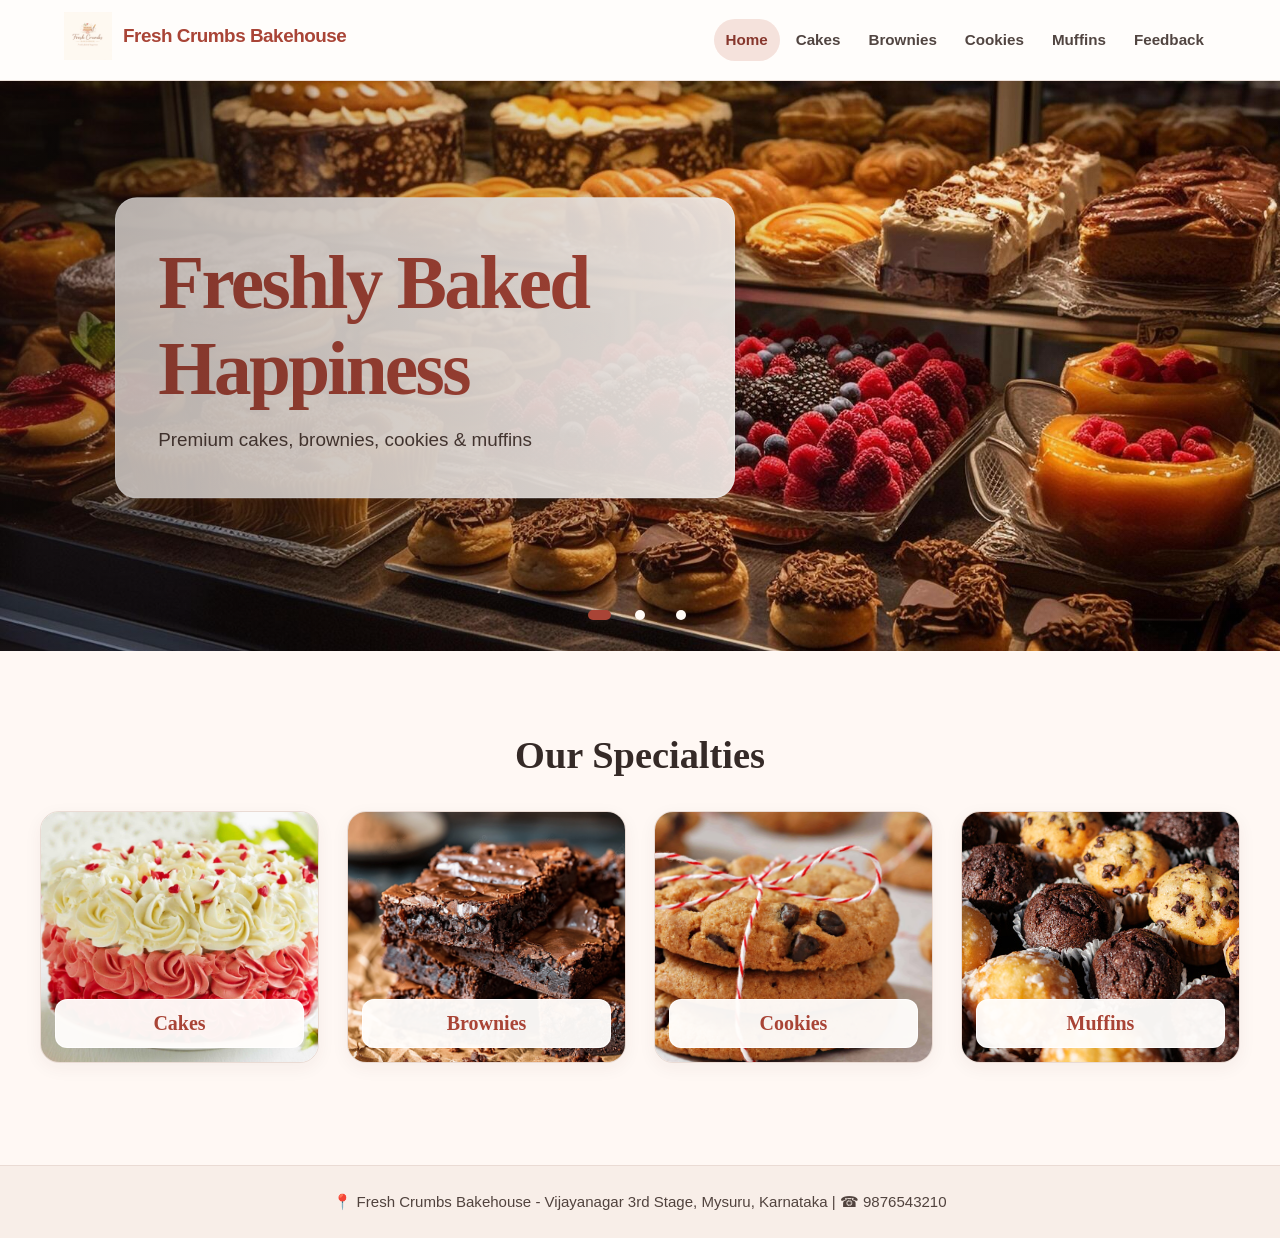
<file: index.html>
<!DOCTYPE html>
<html lang="en">
<head>
    <meta charset="UTF-8">
    <title>Fresh Crumbs Bakehouse</title>
    <link rel="stylesheet" href="style.css">
    <meta name="viewport" content="width=device-width, initial-scale=1.0">
    
</head>

<body>
    <a class="skip-link" href="#main-content">Skip to content</a>

    <!-- Header -->
    <header>
        <div class="logo">
            <a href="index.html">
                <img src="Images/Logo.png" alt="Fresh Crumbs Bakehouse Logo">
                <span class="logo-text">Fresh Crumbs Bakehouse</span>
            </a>
        </div>

        <nav aria-label="Main navigation">
            <a href="index.html" aria-current="page">Home</a>
            <a href="cakes.html">Cakes</a>
            <a href="brownies.html">Brownies</a>
            <a href="cookies.html">Cookies</a>
            <a href="muffins.html">Muffins</a>
            <a href="feedback.html">Feedback</a>

        </nav>
    </header>

    <!-- Hero Section -->
    <main id="main-content">
    <section class="hero home-hero" aria-label="Featured bakery offerings" aria-roledescription="carousel">

  <div class="hero-slide active" role="group" aria-roledescription="slide" aria-label="1 of 3" aria-hidden="false">
    <img src="bakehouse.jpg" alt="Freshly prepared treats at the bakery">
    <div class="hero-text">
      <h1>Freshly Baked Happiness</h1>
      <p>Premium cakes, brownies, cookies & muffins</p>
    </div>
  </div>

  <div class="hero-slide" role="group" aria-roledescription="slide" aria-label="2 of 3" aria-hidden="true">
    <img src="ban3.jpg" alt="Cupcakes decorated for a celebration">
    <div class="hero-text">
      <h1>Moments Made Sweeter</h1>
      <p>Birthdays • Celebrations • Custom Orders</p>
    </div>
  </div>

  <div class="hero-slide" role="group" aria-roledescription="slide" aria-label="3 of 3" aria-hidden="true">
    <img src="cake-stand-with-chocolate-cherry-cake-cupcakes-web.jpg" alt="Cakes and cupcakes on a decorated stand">
    <div class="hero-text">
      <h1>Every Bite Matters</h1>
      <p>Egg & Eggless Options Available</p>
    </div>
  </div>
<div class="hero-controls">
  <div class="hero-dots" role="group" aria-label="Choose a featured slide">
    <button class="dot active" type="button" aria-label="Show slide 1" aria-pressed="true" data-slide="0"></button>
    <button class="dot" type="button" aria-label="Show slide 2" aria-pressed="false" data-slide="1"></button>
    <button class="dot" type="button" aria-label="Show slide 3" aria-pressed="false" data-slide="2"></button>
  </div>
</div>

</section>


    <!-- Categories Section -->
    <section class="categories">
        <h2>Our Specialties</h2>

        <div class="category-grid">

            <div class="category-card">
                <a href="cakes.html">
                    <img src="cake head.jpg" alt="Decorated cakes" loading="lazy">
                    <h3>Cakes</h3>
                </a>
            </div>

            <div class="category-card">
                <a href="brownies.html">
                    <img src="brownie head.jpg" alt="Freshly baked brownies" loading="lazy">
                    <h3>Brownies</h3>
                </a>
            </div>

            <div class="category-card">
                <a href="cookies.html">
                    <img src="cookies head.jpg" alt="Assorted cookies" loading="lazy">
                    <h3>Cookies</h3>
                </a>
            </div>

            <div class="category-card">
                <a href="muffins.html">
                    <img src="muffin head.jpg" alt="Fresh muffins" loading="lazy">
                    <h3>Muffins</h3>
                </a>
            </div>

        </div>
    </section>
    </main>

    <!-- Footer -->
    <footer>
        <p>
            📍 Fresh Crumbs Bakehouse - Vijayanagar 3rd Stage, Mysuru, Karnataka |
            ☎ 9876543210
        </p>
    </footer>

   <script>
let currentSlide = 0;
const slides = [...document.querySelectorAll('.hero-slide')];
const dots = [...document.querySelectorAll('.dot')];
let slideshowTimer;

function showSlide(index) {
  if (index < 0 || index >= slides.length) return;
  slides.forEach((slide, slideIndex) => {
    const active = slideIndex === index;
    slide.classList.toggle('active', active);
    slide.setAttribute('aria-hidden', String(!active));
  });
  dots.forEach((dot, dotIndex) => {
    const active = dotIndex === index;
    dot.classList.toggle('active', active);
    dot.setAttribute('aria-pressed', String(active));
  });
  currentSlide = index;
}

function nextSlide() {
  showSlide((currentSlide + 1) % slides.length);
}

function startSlideshow() {
  window.clearInterval(slideshowTimer);
  if (slides.length > 1) slideshowTimer = window.setInterval(nextSlide, 4000);
}

dots.forEach((dot, index) => dot.addEventListener('click', () => {
  showSlide(index);
  startSlideshow();
}));
startSlideshow();
</script>

</body>
</html>
</file>
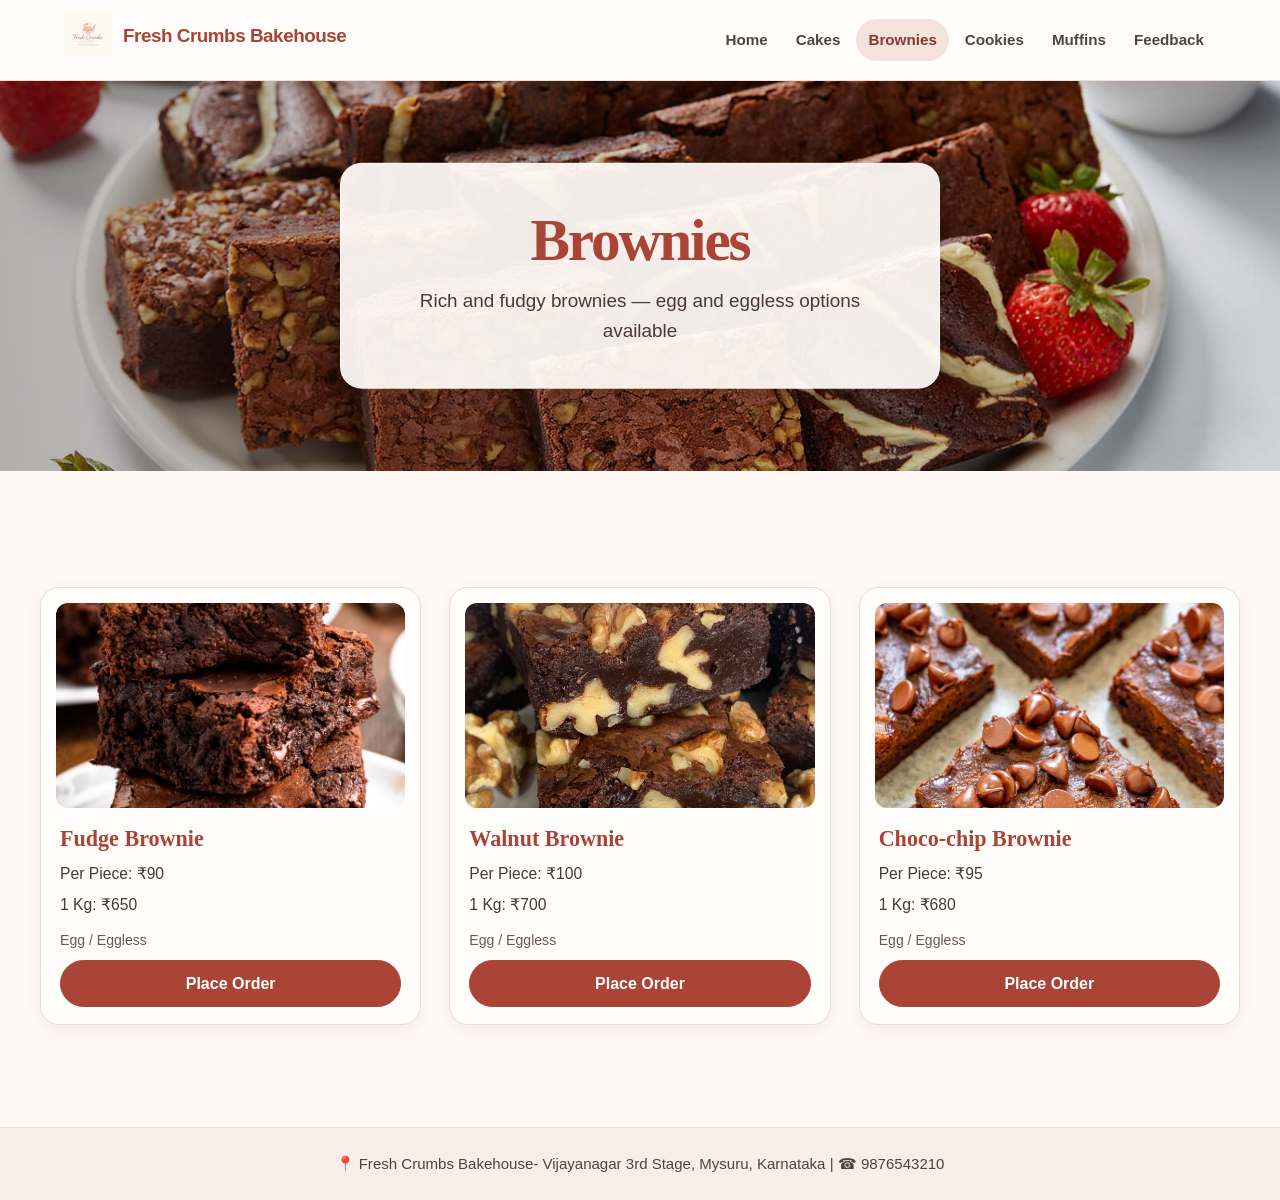
<file: brownies.html>
<!DOCTYPE html>
<html lang="en">
<head>
  <meta charset="UTF-8">
  <title>Brownies | Fresh Crumbs Bakehouse</title>
  <link rel="stylesheet" href="style.css">
  <meta name="viewport" content="width=device-width, initial-scale=1.0">

</head>
<body>
<a class="skip-link" href="#main-content">Skip to content</a>

<header>
   <div class="logo">
    <a href="index.html">
      <img src="Images/Logo.png" alt="Fresh Crumbs Bakehouse Logo">
      <span class="logo-text">Fresh Crumbs Bakehouse</span>
    </a>
</div>
  <nav aria-label="Main navigation"><a href="index.html">Home</a><a href="cakes.html">Cakes</a><a href="brownies.html" aria-current="page">Brownies</a><a href="cookies.html">Cookies</a><a href="muffins.html">Muffins</a><a href="feedback.html">Feedback</a></nav>
</header>

<main id="main-content">
<section class="hero">
  <img src="bowniee.jpg" alt="Brownies Banner">
  <div class="hero-text">
    <h1>Brownies</h1>
    <p>Rich and fudgy brownies — egg and eggless options available</p>
  </div>
</section>

<section class="product-page">
  <div class="product-grid">

    <div class="product-card">
      <img src="fudgy brownie.jpg" alt="Fudge Brownie" loading="lazy">
      <h3>Fudge Brownie</h3>
      <p>Per Piece: ₹90</p>
      <p>1 Kg: ₹650</p>
      <p>Egg / Eggless</p>
      <a href="order.html?product=Fudge Brownie" class="order-btn">Place Order</a>
    </div>

    <div class="product-card">
      <img src="walnut brownie.jpg" alt="Walnut Brownie" loading="lazy">
      <h3>Walnut Brownie</h3>
      <p>Per Piece: ₹100</p>
      <p>1 Kg: ₹700</p>
      <p>Egg / Eggless</p>
      <a href="order.html?product=Walnut Brownie" class="order-btn">Place Order</a>
    </div>

    <div class="product-card">
      <img src="choco chip.jpg" alt="Choco Chip Brownie" loading="lazy">
      <h3>Choco-chip Brownie</h3>
      <p>Per Piece: ₹95</p>
      <p>1 Kg: ₹680</p>
      <p>Egg / Eggless</p>
      <a href="order.html?product=Choco-chip Brownie" class="order-btn">Place Order</a>
    </div>

  </div>
</section>
</main>

<footer>
  <p>📍 Fresh Crumbs Bakehouse- Vijayanagar 3rd Stage, Mysuru, Karnataka  | ☎ 9876543210</p>
</footer>
</body>
</html>
</file>
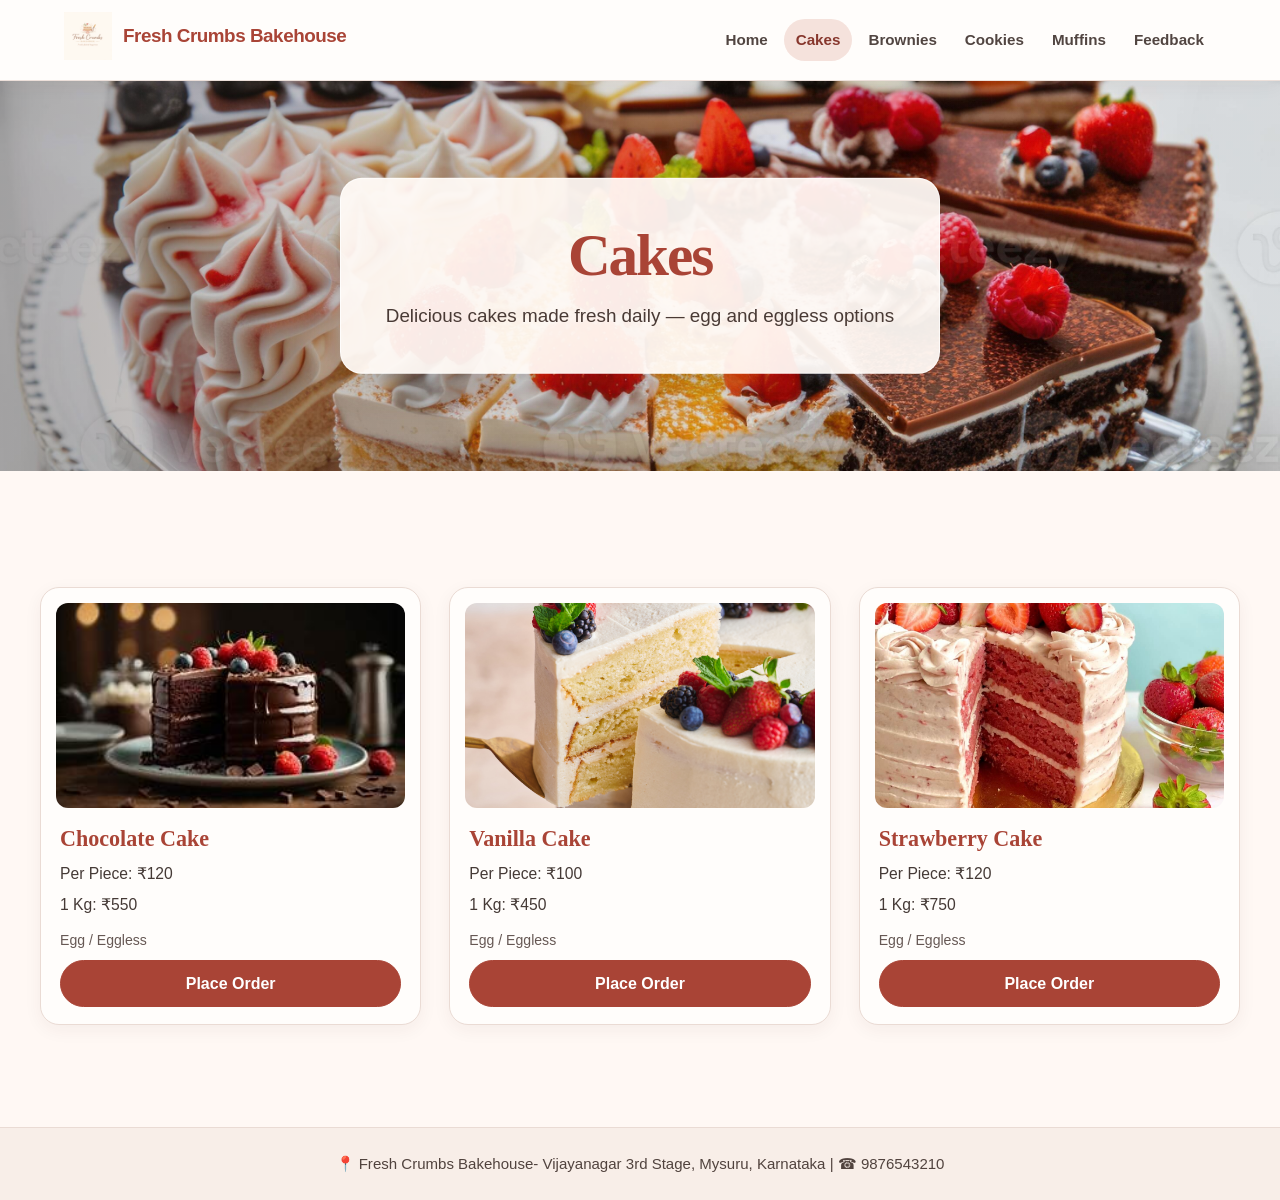
<file: cakes.html>
<!DOCTYPE html>
<html lang="en">
<head>
  <meta charset="UTF-8">
  <title>Cakes | Fresh Crumbs Bakehouse</title>
  <link rel="stylesheet" href="style.css">
  <meta name="viewport" content="width=device-width, initial-scale=1.0">

</head>
<body>
<a class="skip-link" href="#main-content">Skip to content</a>

<header>
  <div class="logo">
    <a href="index.html">
      <img src="Images/Logo.png" alt="Fresh Crumbs Bakehouse Logo">
      <span class="logo-text">Fresh Crumbs Bakehouse</span>
    </a>
</div>

  <nav aria-label="Main navigation"><a href="index.html">Home</a><a href="cakes.html" aria-current="page">Cakes</a><a href="brownies.html">Brownies</a><a href="cookies.html">Cookies</a><a href="muffins.html">Muffins</a><a href="feedback.html">Feedback</a></nav>
</header>

<main id="main-content">
<section class="hero">
  <img src="cakes2.jpg" alt="Cakes Banner">
  <div class="hero-text">
    <h1>Cakes</h1>
    <p>Delicious cakes made fresh daily — egg and eggless options</p>
  </div>
</section>

<section class="product-page">
  <div class="product-grid">

    <div class="product-card">
      <img src="chocolate cake.jpg" alt="Chocolate Cake" loading="lazy">
      <h3>Chocolate Cake</h3>
      <p>Per Piece: ₹120</p>
      <p>1 Kg: ₹550</p>
      <p>Egg / Eggless</p>
      <a href="order.html?product=Chocolate Cake" class="order-btn">Place Order</a>
    </div>

    <div class="product-card">
      <img src="vanilla.jpg" alt="Vanilla Cake" loading="lazy">
      <h3>Vanilla Cake</h3>
      <p>Per Piece: ₹100</p>
      <p>1 Kg: ₹450</p>
      <p>Egg / Eggless</p>
      <a href="order.html?product=Vanilla Cake" class="order-btn">Place Order</a>
    </div>

    <div class="product-card">
      <img src="strawberry.jpg" alt="Strawberry Cake" loading="lazy">
      <h3>Strawberry Cake</h3>
      <p>Per Piece: ₹120</p>
      <p>1 Kg: ₹750</p>
      <p>Egg / Eggless</p>
      <a href="order.html?product=Strawberry Cake" class="order-btn">Place Order</a>
    </div>

  </div>
</section>
</main>

<footer>
  <p>📍 Fresh Crumbs Bakehouse- Vijayanagar 3rd Stage, Mysuru, Karnataka  | ☎ 9876543210</p>
</footer>
</body>
</html>
</file>
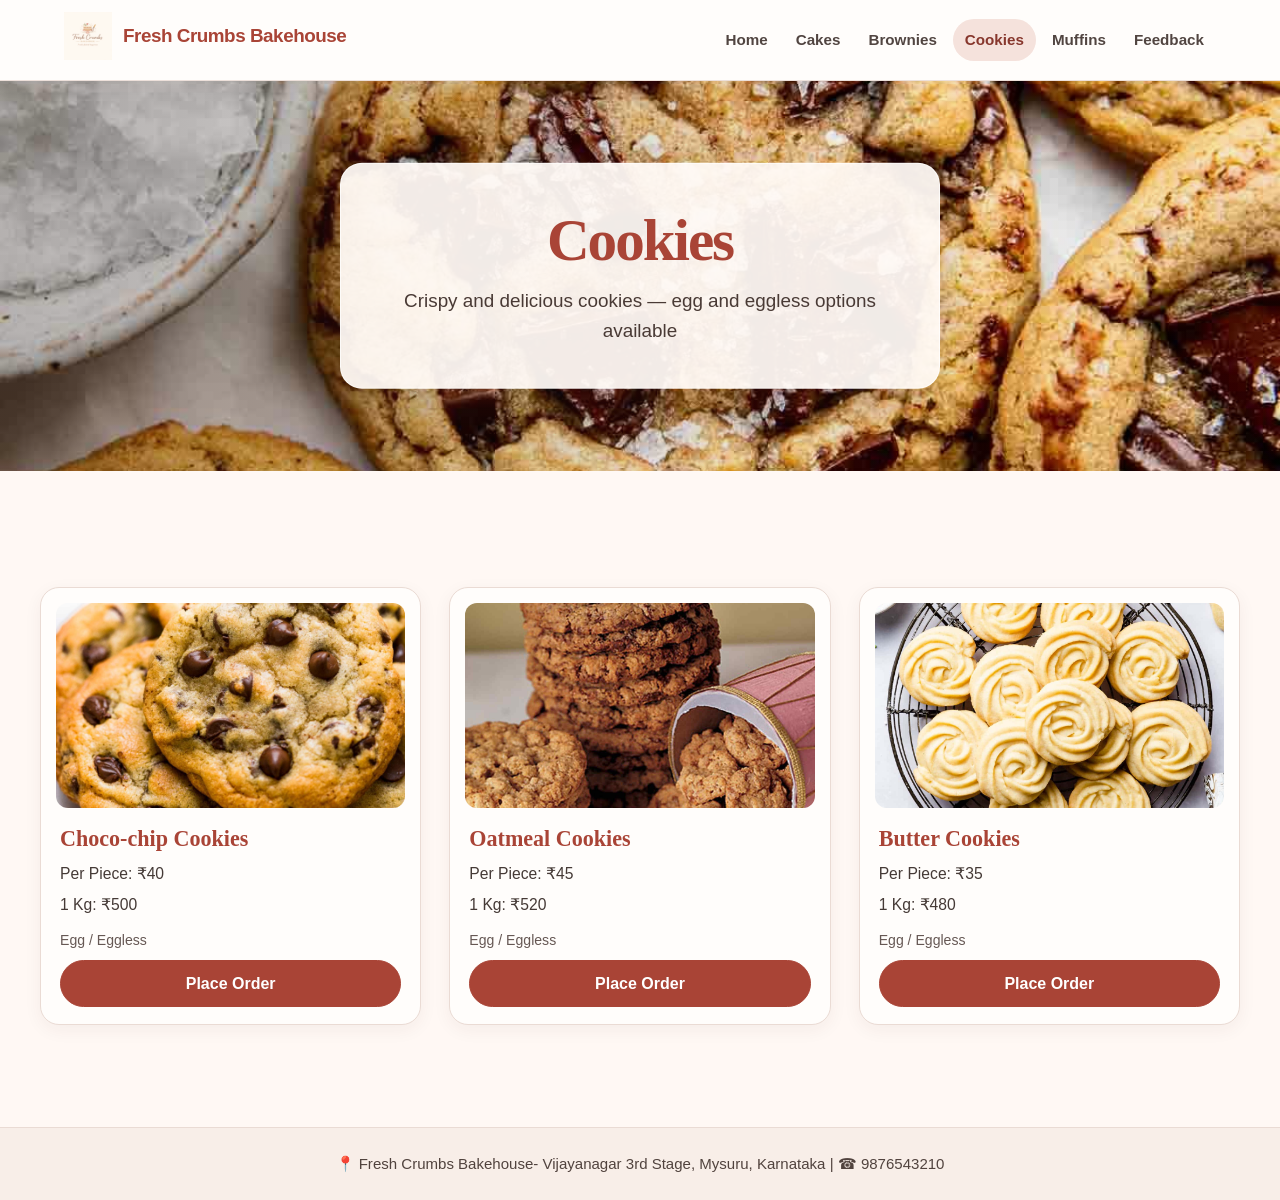
<file: cookies.html>
<!DOCTYPE html>
<html lang="en">
<head>
  <meta charset="UTF-8">
  <title>Cookies | Fresh Crumbs Bakehouse</title>
  <link rel="stylesheet" href="style.css">
  <meta name="viewport" content="width=device-width, initial-scale=1.0">

</head>
<body>
<a class="skip-link" href="#main-content">Skip to content</a>

<header>
   <div class="logo">
    <a href="index.html">
      <img src="Images/Logo.png" alt="Fresh Crumbs Bakehouse Logo">
      <span class="logo-text">Fresh Crumbs Bakehouse</span>
    </a>
  </div>

  <nav aria-label="Main navigation">
    <a href="index.html">Home</a><a href="cakes.html">Cakes</a><a href="brownies.html">Brownies</a><a href="cookies.html" aria-current="page">Cookies</a><a href="muffins.html">Muffins</a><a href="feedback.html">Feedback</a></nav>
</header>

<main id="main-content">
<section class="hero">
  <img src="cooookieee.jpg" alt="Cookies Banner">
  <div class="hero-text">
    <h1>Cookies</h1>
    <p>Crispy and delicious cookies — egg and eggless options available</p>
  </div>
</section>

<section class="product-page">
  <div class="product-grid">

    <div class="product-card">
      <img src="choco cookies.jpg" alt="Choco Chip Cookies" loading="lazy">
      <h3>Choco-chip Cookies</h3>
      <p>Per Piece: ₹40</p>
      <p>1 Kg: ₹500</p>
      <p>Egg / Eggless</p>
      <a href="order.html?product=Choco-chip Cookies" class="order-btn">Place Order</a>
    </div>

    <div class="product-card">
      <img src="oat meal.jpg" alt="Oatmeal Cookies" loading="lazy">
      <h3>Oatmeal Cookies</h3>
      <p>Per Piece: ₹45</p>
      <p>1 Kg: ₹520</p>
      <p>Egg / Eggless</p>
      <a href="order.html?product=Oatmeal Cookies" class="order-btn">Place Order</a>
    </div>

    <div class="product-card">
      <img src="butter cookies.jpg" alt="Butter Cookies" loading="lazy">
      <h3>Butter Cookies</h3>
      <p>Per Piece: ₹35</p>
      <p>1 Kg: ₹480</p>
      <p>Egg / Eggless</p>
      <a href="order.html?product=Butter Cookies" class="order-btn">Place Order</a>
    </div>

  </div>
</section>
</main>

<footer>
  <p>📍 Fresh Crumbs Bakehouse- Vijayanagar 3rd Stage, Mysuru, Karnataka  | ☎ 9876543210</p>
</footer>
</body>
</html>
</file>
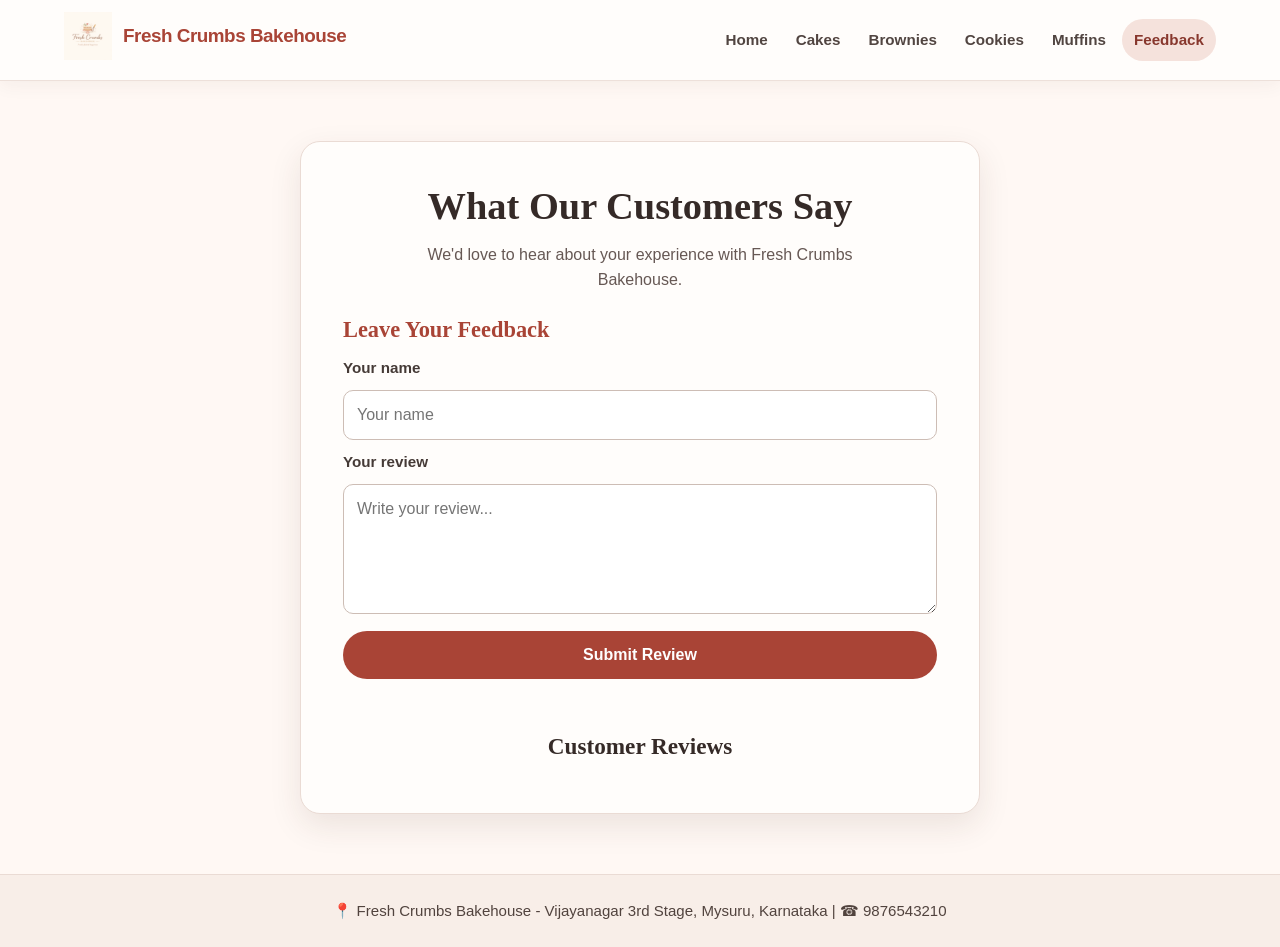
<file: feedback.html>
<!DOCTYPE html>
<html lang="en">
<head>
  <meta charset="UTF-8">
  <meta name="viewport" content="width=device-width, initial-scale=1.0">
  <title>Customer Reviews | Fresh Crumbs Bakehouse</title>
  <link rel="stylesheet" href="style.css">
</head>
<body>
<a class="skip-link" href="#main-content">Skip to content</a>
<header>
  <div class="logo"><a href="index.html"><img src="Images/Logo.png" alt="Fresh Crumbs Bakehouse Logo"><span class="logo-text">Fresh Crumbs Bakehouse</span></a></div>
  <nav aria-label="Main navigation"><a href="index.html">Home</a><a href="cakes.html">Cakes</a><a href="brownies.html">Brownies</a><a href="cookies.html">Cookies</a><a href="muffins.html">Muffins</a><a href="feedback.html" aria-current="page">Feedback</a></nav>
</header>
<main id="main-content" class="feedback-panel">
  <h2>What Our Customers Say</h2>
  <p>We'd love to hear about your experience with Fresh Crumbs Bakehouse.</p>
  <form id="feedbackForm" class="feedback-form" novalidate>
    <h3>Leave Your Feedback</h3>
    <label for="name">Your name</label>
    <input type="text" id="name" placeholder="Your name" required maxlength="80">
    <label for="review">Your review</label>
    <textarea id="review" placeholder="Write your review..." required maxlength="2000"></textarea>
    <button type="submit">Submit Review</button>
  </form>
  <p id="message" class="feedback-message" role="status" aria-live="polite"></p>
  <section class="reviews" aria-labelledby="reviewsTitle"><h3 id="reviewsTitle">Customer Reviews</h3><div id="reviewList"></div></section>
</main>
<footer><p>📍 Fresh Crumbs Bakehouse - Vijayanagar 3rd Stage, Mysuru, Karnataka | ☎ 9876543210</p></footer>
<script>
const form = document.getElementById("feedbackForm");
const reviewList = document.getElementById("reviewList");
const message = document.getElementById("message");

function readReviews() {
  try {
    const saved = JSON.parse(localStorage.getItem("reviews") || "[]");
    return Array.isArray(saved)
      ? saved.filter(r => r && typeof r.name === "string" && typeof r.review === "string" && typeof r.date === "string")
      : [];
  } catch (error) {
    return [];
  }
}

function loadReviews() {
  reviewList.replaceChildren();
  readReviews().forEach(r => {
    const card = document.createElement("div");
    card.className = "review-card";
    const name = document.createElement("strong");
    name.textContent = r.name;
    const date = document.createElement("small");
    date.textContent = " (" + r.date + ")";
    const body = document.createElement("p");
    body.textContent = r.review;
    card.append(name, date, document.createElement("br"), body);
    reviewList.appendChild(card);
  });
}

form.addEventListener("submit", event => {
  event.preventDefault();
  const name = document.getElementById("name").value.trim();
  const review = document.getElementById("review").value.trim();
  if (!name || !review) {
    message.textContent = "Please enter your name and review.";
    return;
  }
  const reviews = readReviews();
  reviews.unshift({ name, review, date: new Date().toLocaleString("en-GB") });
  try {
    localStorage.setItem("reviews", JSON.stringify(reviews));
  } catch (error) {
    message.textContent = "We couldn't save your feedback. Please try again.";
    return;
  }
  loadReviews();
  form.reset();
  message.textContent = "Thank you for sharing your feedback!";
});

loadReviews();
</script>
</body>
</html>
</file>
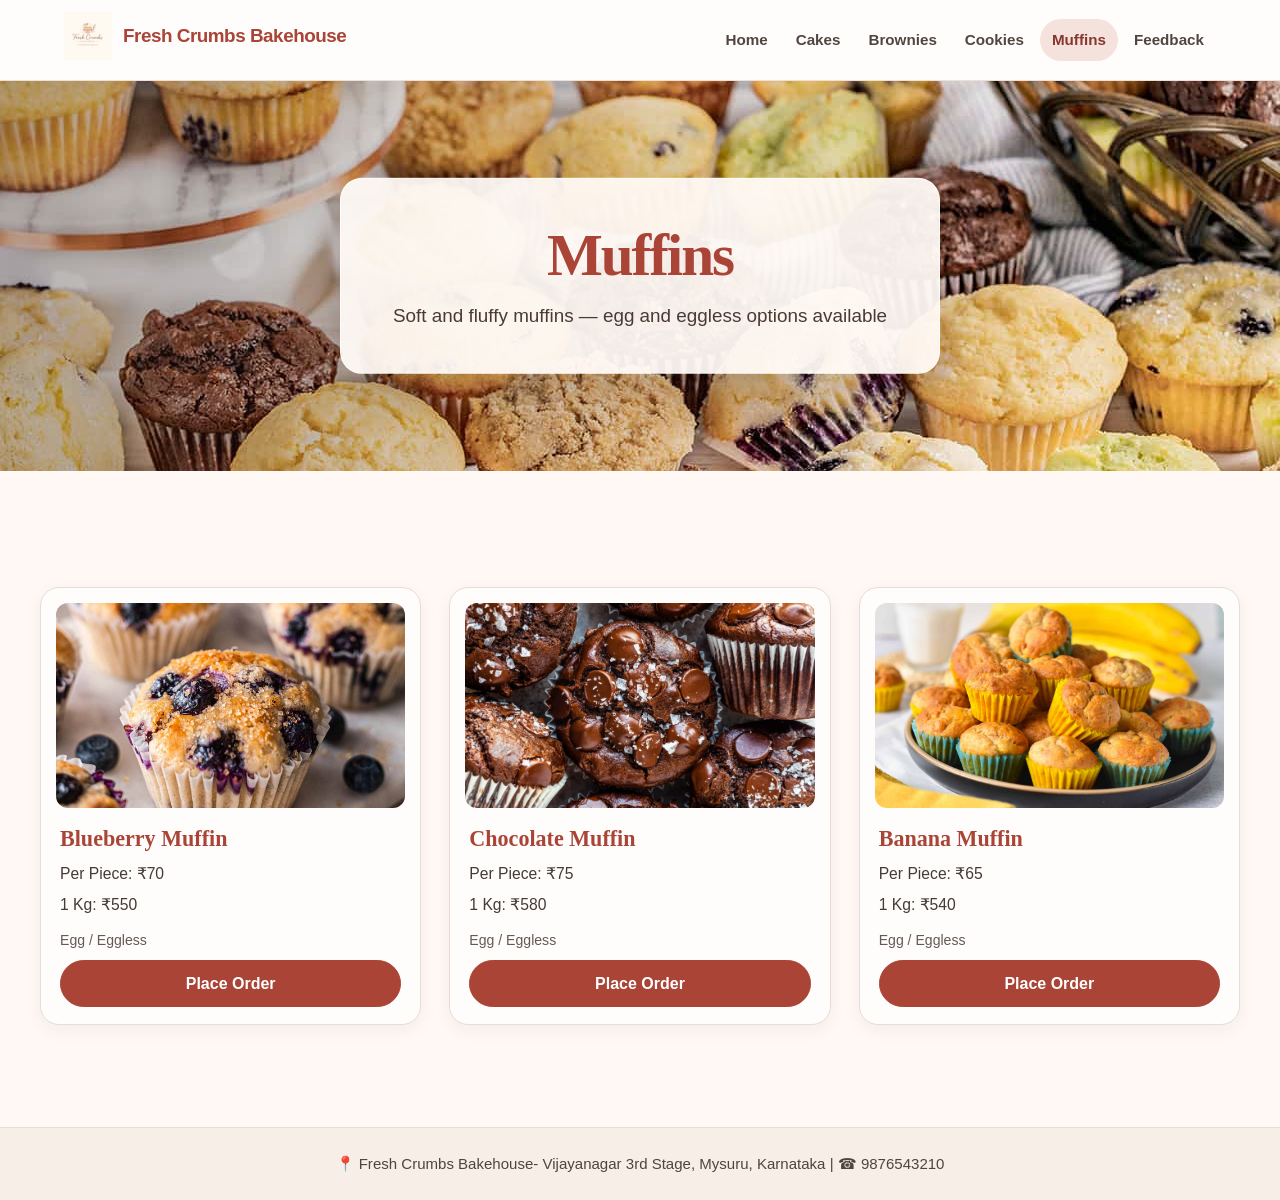
<file: muffins.html>
<!DOCTYPE html>
<html lang="en">
<head>
  <meta charset="UTF-8">
  <title>Muffins | Fresh Crumbs Bakehouse</title>
  <link rel="stylesheet" href="style.css">
  <meta name="viewport" content="width=device-width, initial-scale=1.0">

</head>
<body>
<a class="skip-link" href="#main-content">Skip to content</a>

<header>
   <div class="logo">
    <a href="index.html">
      <img src="Images/Logo.png" alt="Fresh Crumbs Bakehouse Logo">
      <span class="logo-text">Fresh Crumbs Bakehouse</span>
    </a>
</div>
  <nav aria-label="Main navigation"><a href="index.html">Home</a><a href="cakes.html">Cakes</a><a href="brownies.html">Brownies</a><a href="cookies.html">Cookies</a><a href="muffins.html" aria-current="page">Muffins</a><a href="feedback.html">Feedback</a></nav>
</header>

<main id="main-content">
<section class="hero">
  <img src="muffinsss.jpg" alt="Muffins Banner">
  <div class="hero-text">
    <h1>Muffins</h1>
    <p>Soft and fluffy muffins — egg and eggless options available</p>
  </div>
</section>

<section class="product-page">
  <div class="product-grid">

    <div class="product-card">
      <img src="blueberry muffin.jpg" alt="Blueberry Muffin" loading="lazy">
      <h3>Blueberry Muffin</h3>
      <p>Per Piece: ₹70</p>
      <p>1 Kg: ₹550</p>
      <p>Egg / Eggless</p>
      <a href="order.html?product=Blueberry Muffin" class="order-btn">Place Order</a>
    </div>

    <div class="product-card">
      <img src="cmuffin.jpg" alt="Chocolate Muffin" loading="lazy">
      <h3>Chocolate Muffin</h3>
      <p>Per Piece: ₹75</p>
      <p>1 Kg: ₹580</p>
      <p>Egg / Eggless</p>
      <a href="order.html?product=Chocolate Muffin" class="order-btn">Place Order</a>
    </div>

    <div class="product-card">
      <img src="banana.jpg" alt="Banana Muffin" loading="lazy">
      <h3>Banana Muffin</h3>
      <p>Per Piece: ₹65</p>
      <p>1 Kg: ₹540</p>
      <p>Egg / Eggless</p>
      <a href="order.html?product=Banana Muffin" class="order-btn">Place Order</a>
    </div>

  </div>
</section>
</main>

<footer>
  <p>📍 Fresh Crumbs Bakehouse- Vijayanagar 3rd Stage, Mysuru, Karnataka  | ☎ 9876543210</p>
</footer>
</body>
</html>
</file>
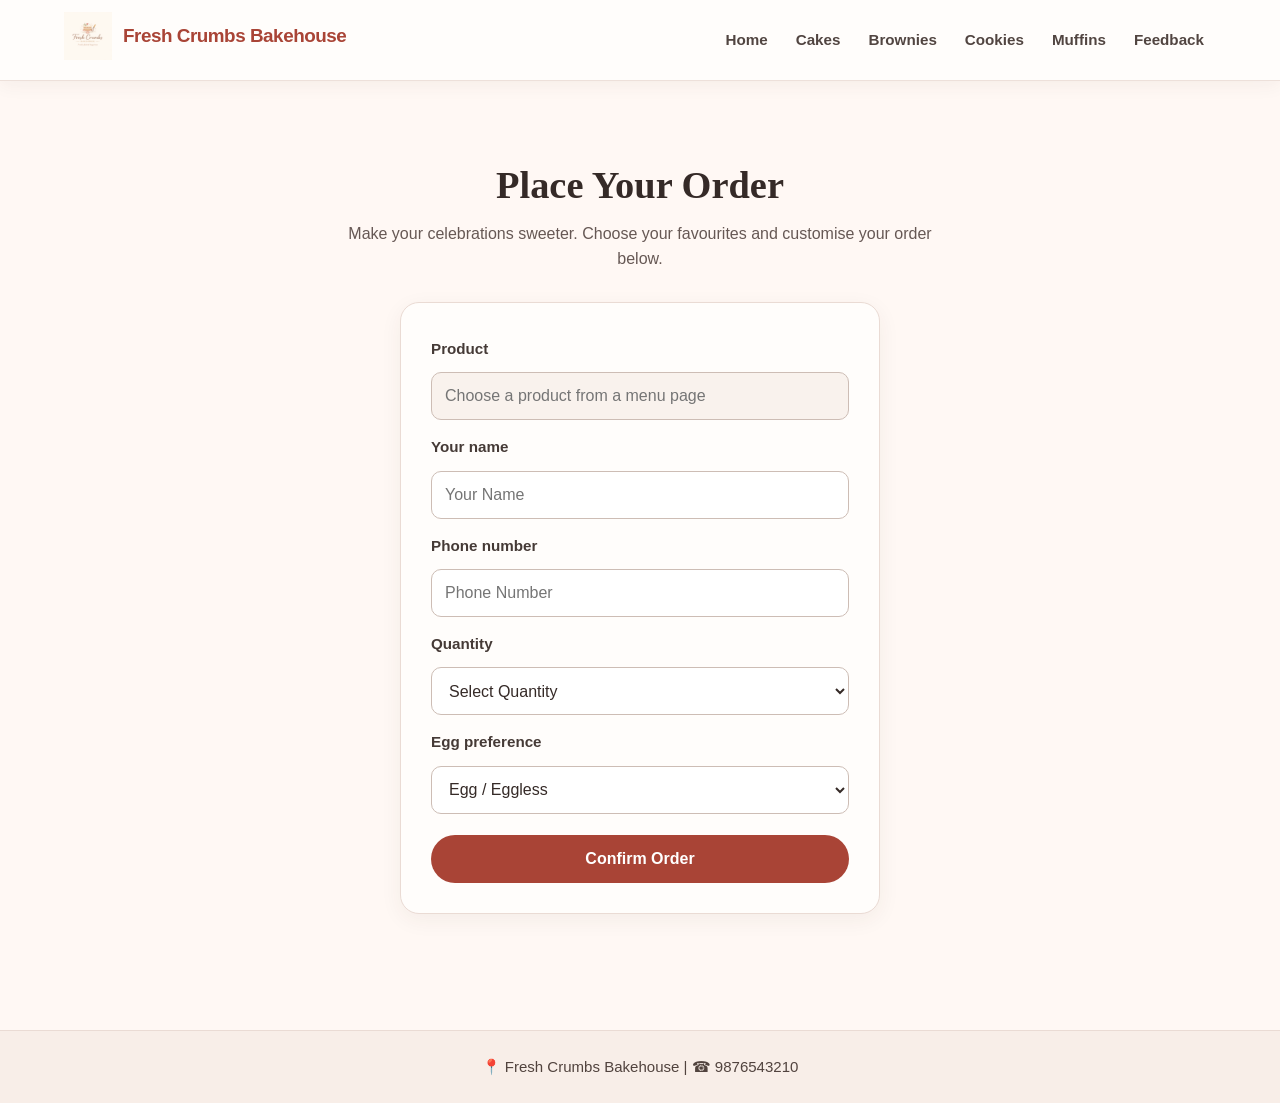
<file: order.html>
<!DOCTYPE html>
<html lang="en">
<head>
  <meta charset="UTF-8">
  <meta name="viewport" content="width=device-width, initial-scale=1.0">
  <title>Place Order | Fresh Crumbs Bakehouse</title>
  <link rel="stylesheet" href="style.css">
</head>
<body>
<a class="skip-link" href="#main-content">Skip to content</a>
<header>
  <div class="logo"><a href="index.html"><img src="Images/Logo.png" alt="Fresh Crumbs Bakehouse Logo"><span class="logo-text">Fresh Crumbs Bakehouse</span></a></div>
  <nav aria-label="Main navigation"><a href="index.html">Home</a><a href="cakes.html">Cakes</a><a href="brownies.html">Brownies</a><a href="cookies.html">Cookies</a><a href="muffins.html">Muffins</a><a href="feedback.html">Feedback</a></nav>
</header>
<main id="main-content" class="product-page">
  <h2>Place Your Order</h2>
  <p class="order-intro">Make your celebrations sweeter. Choose your favourites and customise your order below.</p>
  <form class="order-form" id="orderForm" novalidate>
    <label for="productName">Product</label>
    <input type="text" id="productName" placeholder="Choose a product from a menu page" readonly required>
    <label for="customerName">Your name</label>
    <input type="text" id="customerName" placeholder="Your Name" required autocomplete="name">
    <label for="phoneNumber">Phone number</label>
    <input type="tel" id="phoneNumber" placeholder="Phone Number" required autocomplete="tel" inputmode="tel" pattern="[+]?[0-9][0-9 ()-]{7,14}" title="Enter a phone number with 8 to 15 digits; spaces, parentheses and hyphens are allowed.">
    <label for="quantity">Quantity</label>
    <select id="quantity" required><option value="">Select Quantity</option><option value="piece" data-count="1" data-unit="Piece">1 Piece</option><option value="kg" data-count="1" data-unit="Kg">1 Kg</option></select>
    <label for="preference">Egg preference</label>
    <select id="preference" required><option value="">Egg / Eggless</option><option>Egg</option><option>Eggless</option></select>
    <button type="submit">Confirm Order</button>
  </form>
  <p id="orderMessage" class="form-message" role="status" aria-live="polite"></p>
  <section id="orderSummary" class="order-summary" aria-labelledby="orderSummaryTitle" hidden>
    <h3 id="orderSummaryTitle">Your Order Summary</h3>
    <dl>
      <div><dt>Product</dt><dd id="summaryProduct"></dd></div>
      <div><dt>Price per unit</dt><dd id="summaryUnitPrice"></dd></div>
      <div><dt>Quantity</dt><dd id="summaryQuantity"></dd></div>
      <div><dt>Preference</dt><dd id="summaryPreference"></dd></div>
      <div><dt>Subtotal</dt><dd id="summarySubtotal"></dd></div>
      <div class="total-row"><dt><strong>Total</strong></dt><dd id="summaryTotal"><strong></strong></dd></div>
    </dl>
  </section>
</main>
<footer><p>📍 Fresh Crumbs Bakehouse | ☎ 9876543210</p></footer>
<script>
  // Prices mirror the per-piece and per-kilogram prices shown on the product pages.
  const productPrices = {
    "Chocolate Cake": { piece: 120, kg: 550 },
    "Vanilla Cake": { piece: 100, kg: 450 },
    "Strawberry Cake": { piece: 120, kg: 750 },
    "Fudge Brownie": { piece: 90, kg: 650 },
    "Walnut Brownie": { piece: 100, kg: 700 },
    "Choco-chip Brownie": { piece: 95, kg: 680 },
    "Choco-chip Cookies": { piece: 40, kg: 500 },
    "Oatmeal Cookies": { piece: 45, kg: 520 },
    "Butter Cookies": { piece: 35, kg: 480 },
    "Blueberry Muffin": { piece: 70, kg: 550 },
    "Chocolate Muffin": { piece: 75, kg: 580 },
    "Banana Muffin": { piece: 65, kg: 540 }
  };
  const productField = document.getElementById("productName");
  const requestedProduct = new URLSearchParams(window.location.search).get("product");
  if (Object.prototype.hasOwnProperty.call(productPrices, requestedProduct)) productField.value = requestedProduct;

  const form = document.getElementById("orderForm");
  const message = document.getElementById("orderMessage");
  const summary = document.getElementById("orderSummary");
  const customerName = document.getElementById("customerName");
  form.addEventListener("submit", function (event) {
    event.preventDefault();
    customerName.setCustomValidity(customerName.value.trim() ? "" : "Please enter your name.");
    const phoneDigits = document.getElementById("phoneNumber").value.replace(/\D/g, "");
    if (!this.checkValidity() || phoneDigits.length < 8 || phoneDigits.length > 15) {
      summary.hidden = true;
      message.textContent = "Please complete all fields with valid information.";
      this.reportValidity();
      return;
    }

    const quantitySelect = document.getElementById("quantity");
    const selectedQuantity = quantitySelect.selectedOptions[0];
    const quantityUnit = selectedQuantity.value;
    const unitPrice = productPrices[productField.value]?.[quantityUnit];
    const quantityCount = Number(selectedQuantity.dataset.count);
    if (!Number.isFinite(unitPrice) || !Number.isFinite(quantityCount) || quantityCount <= 0) {
      summary.hidden = true;
      message.textContent = "Pricing is currently unavailable for this selection.";
      return;
    }

    const subtotal = unitPrice * quantityCount;
    const currency = new Intl.NumberFormat("en-IN", { style: "currency", currency: "INR", maximumFractionDigits: 2 });
    document.getElementById("summaryProduct").textContent = productField.value;
    document.getElementById("summaryUnitPrice").textContent = `${currency.format(unitPrice)} / ${selectedQuantity.dataset.unit}`;
    document.getElementById("summaryQuantity").textContent = selectedQuantity.textContent;
    document.getElementById("summaryPreference").textContent = document.getElementById("preference").value;
    document.getElementById("summarySubtotal").textContent = currency.format(subtotal);
    document.querySelector("#summaryTotal strong").textContent = currency.format(subtotal);
    summary.hidden = false;
    message.textContent = "Your order summary is ready!";
  });
</script>
</body>
</html>
</file>
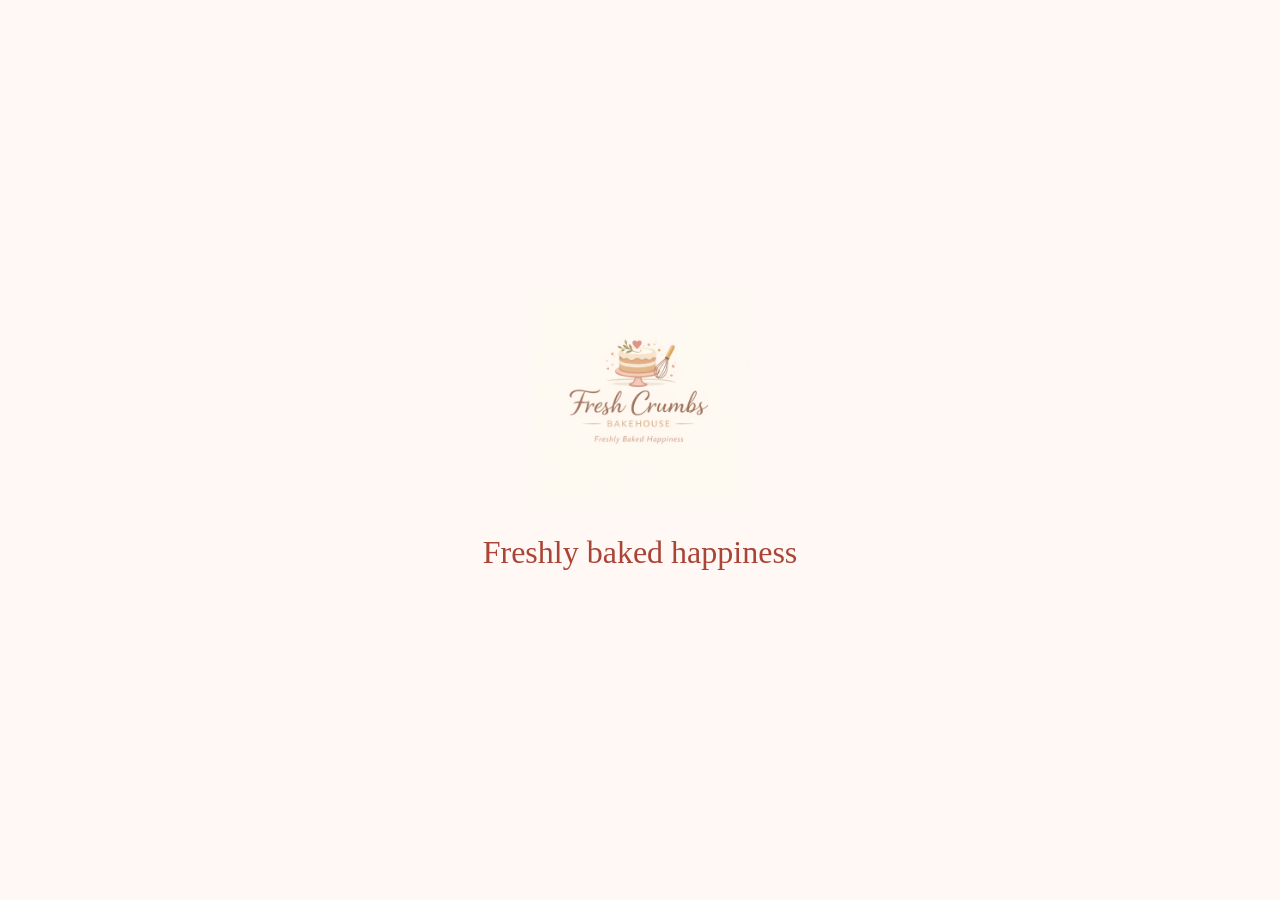
<file: splash.html>
<!DOCTYPE html>
<html lang="en">
<head>
  <meta charset="UTF-8">
  <meta name="viewport" content="width=device-width, initial-scale=1.0">
  <title>Fresh Crumbs Bakehouse</title>
  <link rel="stylesheet" href="style.css">

</head>
<body class="splash-page">

  <main class="splash">
  <img src="Images/Logo.png" alt="Fresh Crumbs Bakehouse Logo">
  <p>Freshly baked happiness</p>
</main>


  <script>
    setTimeout(() => {
      window.location.href = "index.html";
    }, 2500); // 2.5 seconds
  </script>

</body>
</html>
</file>
<file: style.css>
/* Fresh Crumbs Bakehouse shared visual system */
:root {
  color-scheme: light;
  --cream: #fff8f4;
  --cream-deep: #f8eee8;
  --paper: #fffdfb;
  --ink: #352a27;
  --muted: #665854;
  --accent: #a94436;
  --accent-hover: #87372d;
  --accent-soft: #f5e2dc;
  --line: #eadbd4;
  --shadow: 0 12px 32px rgba(69, 43, 34, 0.1);
  --heading-font: "Palatino Linotype", "Book Antiqua", Georgia, serif;
  --body-font: "Segoe UI", Roboto, "Helvetica Neue", Arial, sans-serif;
}

*, *::before, *::after { box-sizing: border-box; }
html { scroll-behavior: smooth; }
body {
  margin: 0;
  background: var(--cream);
  color: var(--ink);
  font: 16px/1.6 var(--body-font);
  -webkit-font-smoothing: antialiased;
}
img { display: block; max-width: 100%; }
a { color: inherit; text-decoration: none; }
button, input, select, textarea { font: inherit; }
button { color: inherit; }

h1, h2, h3 {
  margin-top: 0;
  color: var(--ink);
  font-family: var(--heading-font);
  font-weight: 700;
  line-height: 1.15;
}
h2 { margin-bottom: 14px; font-size: clamp(1.85rem, 3vw, 2.5rem); }
p { margin-top: 0; }

a:focus-visible, button:focus-visible, input:focus-visible,
select:focus-visible, textarea:focus-visible {
  outline: 3px solid #7d342a;
  outline-offset: 3px;
}
.skip-link {
  position: absolute;
  z-index: 100;
  top: 8px;
  left: 8px;
  padding: 10px 14px;
  transform: translateY(-160%);
  border-radius: 8px;
  background: var(--ink);
  color: #fff;
}
.skip-link:focus { transform: translateY(0); }

/* Header and navigation */
header {
  position: sticky;
  z-index: 20;
  top: 0;
  display: flex;
  align-items: center;
  justify-content: space-between;
  gap: 24px;
  min-height: 78px;
  padding: 12px clamp(18px, 5vw, 68px);
  border-bottom: 1px solid rgba(234, 219, 212, 0.85);
  background: rgba(255, 253, 251, 0.96);
  box-shadow: 0 4px 18px rgba(69, 43, 34, 0.055);
  backdrop-filter: blur(12px);
}
.logo { flex: 0 0 auto; }
.logo > a { display: inline-flex; align-items: center; gap: 11px; }
.logo img { width: 48px; height: 48px; object-fit: contain; }
.logo-text { color: var(--accent); font-size: 1.18rem; font-weight: 750; letter-spacing: -0.025em; }
nav { display: flex; flex-wrap: wrap; align-items: center; justify-content: flex-end; gap: 4px; }
nav a {
  display: inline-flex;
  align-items: center;
  min-height: 42px;
  padding: 7px 12px;
  border-radius: 999px;
  color: #514541;
  font-size: 0.95rem;
  font-weight: 600;
  transition: color 160ms ease, background-color 160ms ease;
}
nav a:hover, nav a[aria-current="page"] { color: var(--accent-hover); background: var(--accent-soft); }
nav a[aria-current="page"] { font-weight: 750; }

/* Hero banners and homepage carousel */
.hero {
  position: relative;
  height: clamp(280px, 34vw, 390px);
  overflow: hidden;
  isolation: isolate;
  background: #ead6ca;
}
.home-hero { height: clamp(430px, 48vw, 570px); }
.hero::after {
  position: absolute;
  z-index: 1;
  inset: 0;
  background: linear-gradient(90deg, rgba(35, 23, 19, 0.32), rgba(35, 23, 19, 0.03) 70%);
  content: "";
  pointer-events: none;
}
.hero > img, .hero-slide > img {
  width: 100%;
  height: 100%;
  object-fit: cover;
  object-position: center;
}
.hero-slide {
  position: absolute;
  z-index: 0;
  inset: 0;
  display: none;
}
.hero-slide.active { display: block; }
.hero-text {
  position: absolute;
  z-index: 2;
  top: 50%;
  left: 50%;
  width: min(600px, calc(100% - 36px));
  padding: clamp(24px, 4vw, 42px);
  transform: translate(-50%, -50%);
  border: 1px solid rgba(255,255,255,0.7);
  border-radius: 22px;
  background: rgba(255, 250, 246, 0.94);
  box-shadow: 0 18px 48px rgba(38, 24, 20, 0.2);
  text-align: center;
}
.hero-text h1 { margin-bottom: 12px; color: var(--accent); font-size: clamp(2rem, 5vw, 3.7rem); letter-spacing: -0.035em; }
.hero-text p { margin-bottom: 0; color: #493a35; font-size: clamp(1rem, 1.5vw, 1.18rem); }
.home-hero .hero-text { left: clamp(24px, 9vw, 126px); width: min(620px, calc(100% - 48px)); transform: translateY(-56%); text-align: left; }
.home-hero .hero-text h1 { max-width: 12ch; font-size: clamp(2.6rem, 6vw, 4.7rem); }
.home-hero .hero-text p { max-width: 42ch; }

.hero-controls {
  position: absolute;
  z-index: 4;
  right: 0;
  bottom: 18px;
  left: 0;
  display: flex;
  align-items: center;
  justify-content: center;
  gap: 12px;
}
.hero-dots { display: flex; align-items: center; gap: 5px; }
.dot {
  display: inline-grid;
  width: 36px;
  height: 36px;
  place-items: center;
  border: 0;
  border-radius: 50%;
  background: transparent;
  cursor: pointer;
}
.dot::before { width: 10px; height: 10px; border-radius: 50%; background: #fffaf6; box-shadow: 0 1px 6px #39272255; content: ""; transition: width 160ms ease, background 160ms ease; }
.dot.active::before { width: 23px; border-radius: 999px; background: var(--accent); }

/* Category and product layouts */
.categories, .product-page {
  width: min(1200px, calc(100% - 48px));
  margin-inline: auto;
  padding-block: clamp(48px, 7vw, 82px);
}
.categories { text-align: center; }
.categories h2, .product-page > h2 { text-align: center; }
.category-grid, .product-grid {
  display: grid;
  grid-template-columns: repeat(auto-fit, minmax(min(100%, 245px), 1fr));
  gap: clamp(18px, 2.5vw, 28px);
  margin-top: 34px;
}
.category-card, .product-card {
  min-width: 0;
  overflow: hidden;
  border: 1px solid var(--line);
  border-radius: 19px;
  background: var(--paper);
  box-shadow: 0 5px 18px rgba(69, 43, 34, 0.055);
  transition: transform 180ms ease, box-shadow 180ms ease;
}
.category-card:hover, .category-card:focus-within, .product-card:hover {
  transform: translateY(-4px);
  box-shadow: var(--shadow);
}
.category-card > a { position: relative; display: block; min-height: 230px; overflow: hidden; }
.category-card img { width: 100%; height: 250px; object-fit: cover; transition: transform 350ms ease; }
.category-card:hover img, .category-card:focus-within img { transform: scale(1.035); }
.category-card h3 {
  position: absolute;
  right: 14px;
  bottom: 14px;
  left: 14px;
  margin: 0;
  padding: 12px 15px;
  border: 1px solid rgba(255,255,255,0.8);
  border-radius: 12px;
  background: rgba(255, 253, 251, 0.96);
  color: var(--accent);
  font-size: 1.25rem;
}
.product-page { text-align: center; }
.product-page > .product-grid { text-align: left; }
.product-card { display: flex; flex-direction: column; padding: 15px; }
.product-card img { width: 100%; height: 205px; border-radius: 12px; background: var(--cream-deep); object-fit: cover; object-position: center; }
.product-card h3 { margin: 18px 4px 7px; color: var(--accent); font-size: 1.38rem; }
.product-card p { margin: 3px 4px; color: #453a36; font-size: 0.98rem; }
.product-card p:last-of-type { margin-top: 9px; color: var(--muted); font-size: 0.88rem; }
.order-btn {
  display: inline-flex;
  min-height: 44px;
  align-items: center;
  justify-content: center;
  margin: auto 4px 2px;
  padding: 10px 18px;
  border: 1px solid var(--accent);
  border-radius: 999px;
  background: var(--accent);
  color: #fff;
  font-weight: 700;
  transition: background-color 160ms ease, border-color 160ms ease, transform 160ms ease;
}
.product-card h3 + p { margin-top: 3px; }
.product-card p:nth-last-of-type(1) { margin-bottom: 8px; }
.order-btn:hover { transform: translateY(-1px); border-color: var(--accent-hover); background: var(--accent-hover); }

/* Order form and receipt */
.order-intro, .form-message { max-width: 620px; margin: 14px auto; line-height: 1.6; }
.order-intro { color: var(--muted); text-align: center; }
.form-message { color: var(--accent-hover); font-weight: 700; text-align: center; }
.order-form {
  display: flex;
  max-width: 480px;
  flex-direction: column;
  gap: 11px;
  margin: 30px auto 0;
  padding: clamp(20px, 4vw, 30px);
  border: 1px solid var(--line);
  border-radius: 19px;
  background: var(--paper);
  box-shadow: 0 6px 22px rgba(69, 43, 34, 0.06);
  text-align: left;
}
.order-form label { margin-top: 4px; color: #453a36; font-size: 0.95rem; font-weight: 700; }
.order-form input, .order-form select {
  width: 100%;
  min-height: 48px;
  padding: 10px 13px;
  border: 1px solid #cdbdb5;
  border-radius: 10px;
  background: #fff;
  color: var(--ink);
}
.order-form input[readonly] { background: #f9f2ed; color: #5c4b45; }
.order-form button {
  min-height: 48px;
  margin-top: 10px;
  padding: 11px 18px;
  border: 0;
  border-radius: 999px;
  background: var(--accent);
  color: white;
  font-weight: 750;
  cursor: pointer;
  transition: background-color 160ms ease, transform 160ms ease;
}
.order-form button:hover { transform: translateY(-1px); background: var(--accent-hover); }
.order-summary {
  max-width: 480px;
  margin: 16px auto 0;
  padding: clamp(20px, 4vw, 30px);
  border: 1px solid var(--line);
  border-radius: 19px;
  background: var(--paper);
  box-shadow: var(--shadow);
  text-align: left;
}
.order-summary h3 { margin-bottom: 14px; color: var(--accent); font-size: 1.55rem; text-align: center; }
.order-summary dl > div { display: flex; justify-content: space-between; gap: 20px; padding: 10px 0; border-bottom: 1px solid var(--line); }
.order-summary dl > div:last-child { border-bottom: 0; }
.order-summary dt { color: #544641; font-weight: 650; }
.order-summary dd { margin: 0; color: var(--ink); text-align: right; }
.order-summary .total-row { margin-top: 4px; border-top: 2px solid var(--accent); color: var(--accent-hover); font-size: 1.12rem; }
.order-summary .total-row dt, .order-summary .total-row dd { color: var(--accent-hover); }

/* Feedback page */
.feedback-panel {
  width: min(680px, calc(100% - 40px));
  margin: clamp(32px, 6vw, 60px) auto;
  padding: clamp(22px, 5vw, 42px);
  border: 1px solid var(--line);
  border-radius: 20px;
  background: var(--paper);
  box-shadow: var(--shadow);
}
.feedback-panel > h2, .feedback-panel > p { text-align: center; }
.feedback-panel > p { max-width: 48ch; margin: 0 auto 24px; color: var(--muted); }
.feedback-form { display: grid; gap: 10px; }
.feedback-form h3 { margin-bottom: 3px; color: var(--accent); font-size: 1.4rem; }
.feedback-form label { color: #453a36; font-size: 0.95rem; font-weight: 700; }
.feedback-form input, .feedback-form textarea {
  width: 100%;
  min-height: 46px;
  padding: 11px 13px;
  border: 1px solid #cdbdb5;
  border-radius: 10px;
  background: white;
  color: var(--ink);
}
.feedback-form textarea { min-height: 130px; resize: vertical; }
.feedback-form button {
  min-height: 48px;
  margin-top: 7px;
  padding: 10px 18px;
  border: 0;
  border-radius: 999px;
  background: var(--accent);
  color: white;
  font-weight: 750;
  cursor: pointer;
}
.feedback-form button:hover { background: var(--accent-hover); }
.feedback-message { min-height: 1.6em; margin: 12px 0; color: #38613b; font-weight: 700; text-align: center; }
.reviews { margin-top: 28px; }
.reviews h3 { margin-bottom: 12px; font-size: 1.45rem; text-align: center; }
.review-card { margin: 12px 0; padding: 16px; border: 1px solid #f0ddd4; border-radius: 13px; background: #fff4ee; line-height: 1.55; overflow-wrap: anywhere; }
.review-card strong { color: var(--accent-hover); }
.review-card p { margin: 7px 0 0; white-space: pre-wrap; }

/* Footer and intro page */
footer {
  margin-top: 20px;
  padding: 24px clamp(18px, 4vw, 40px);
  border-top: 1px solid var(--line);
  background: var(--cream-deep);
  color: #51433e;
  font-size: 0.94rem;
  text-align: center;
}
footer p { margin: 0; }
.splash-page { display: grid; min-height: 100svh; place-items: center; overflow: hidden; background: var(--cream); text-align: center; }
.splash { width: min(420px, calc(100% - 36px)); animation: zoomFade 1.5s ease both; }
.splash img { width: min(220px, 65vw); margin: 0 auto 18px; }
.splash p { color: var(--accent); font-family: var(--heading-font); font-size: clamp(1.4rem, 4vw, 2rem); }
@keyframes zoomFade { from { transform: scale(.94); opacity: 0; } to { transform: scale(1); opacity: 1; } }

@media (max-width: 900px) {
  header { flex-direction: column; justify-content: center; gap: 6px; padding-block: 11px; }
  nav { justify-content: center; }
  .home-hero { height: clamp(410px, 58vw, 510px); }
}

@media (max-width: 560px) {
  body { font-size: 15px; }
  header { position: relative; gap: 8px; padding: 12px 12px 10px; }
  .logo img { width: 42px; height: 42px; }
  .logo-text { font-size: 1.06rem; }
  nav { width: 100%; gap: 2px; }
  nav a { min-height: 40px; padding: 6px 9px; font-size: 0.89rem; }
  .home-hero { height: 470px; }
  .hero:not(.home-hero) { height: 300px; }
  .home-hero .hero-text { left: 50%; width: calc(100% - 32px); padding: 24px; transform: translate(-50%, -56%); text-align: center; }
  .home-hero .hero-text h1 { max-width: none; font-size: clamp(2.25rem, 11vw, 3.2rem); }
  .hero-text { width: calc(100% - 30px); padding: 22px 18px; }
  .hero-text h1 { font-size: 2.15rem; }
  .hero-controls { bottom: 12px; gap: 5px; }
  .categories, .product-page { width: min(100% - 30px, 1200px); padding-block: 46px; }
  .category-grid, .product-grid { grid-template-columns: 1fr; gap: 17px; margin-top: 24px; }
  .category-card img { height: 235px; }
  .product-card img { height: 220px; }
  .feedback-panel { width: calc(100% - 28px); margin-block: 24px; padding: 22px 17px; }
  .order-summary dl > div { gap: 12px; }
  footer { margin-top: 8px; }
}

@media (prefers-reduced-motion: reduce) {
  *, *::before, *::after { scroll-behavior: auto !important; animation-duration: 0.01ms !important; animation-iteration-count: 1 !important; transition-duration: 0.01ms !important; }
}
</file>
